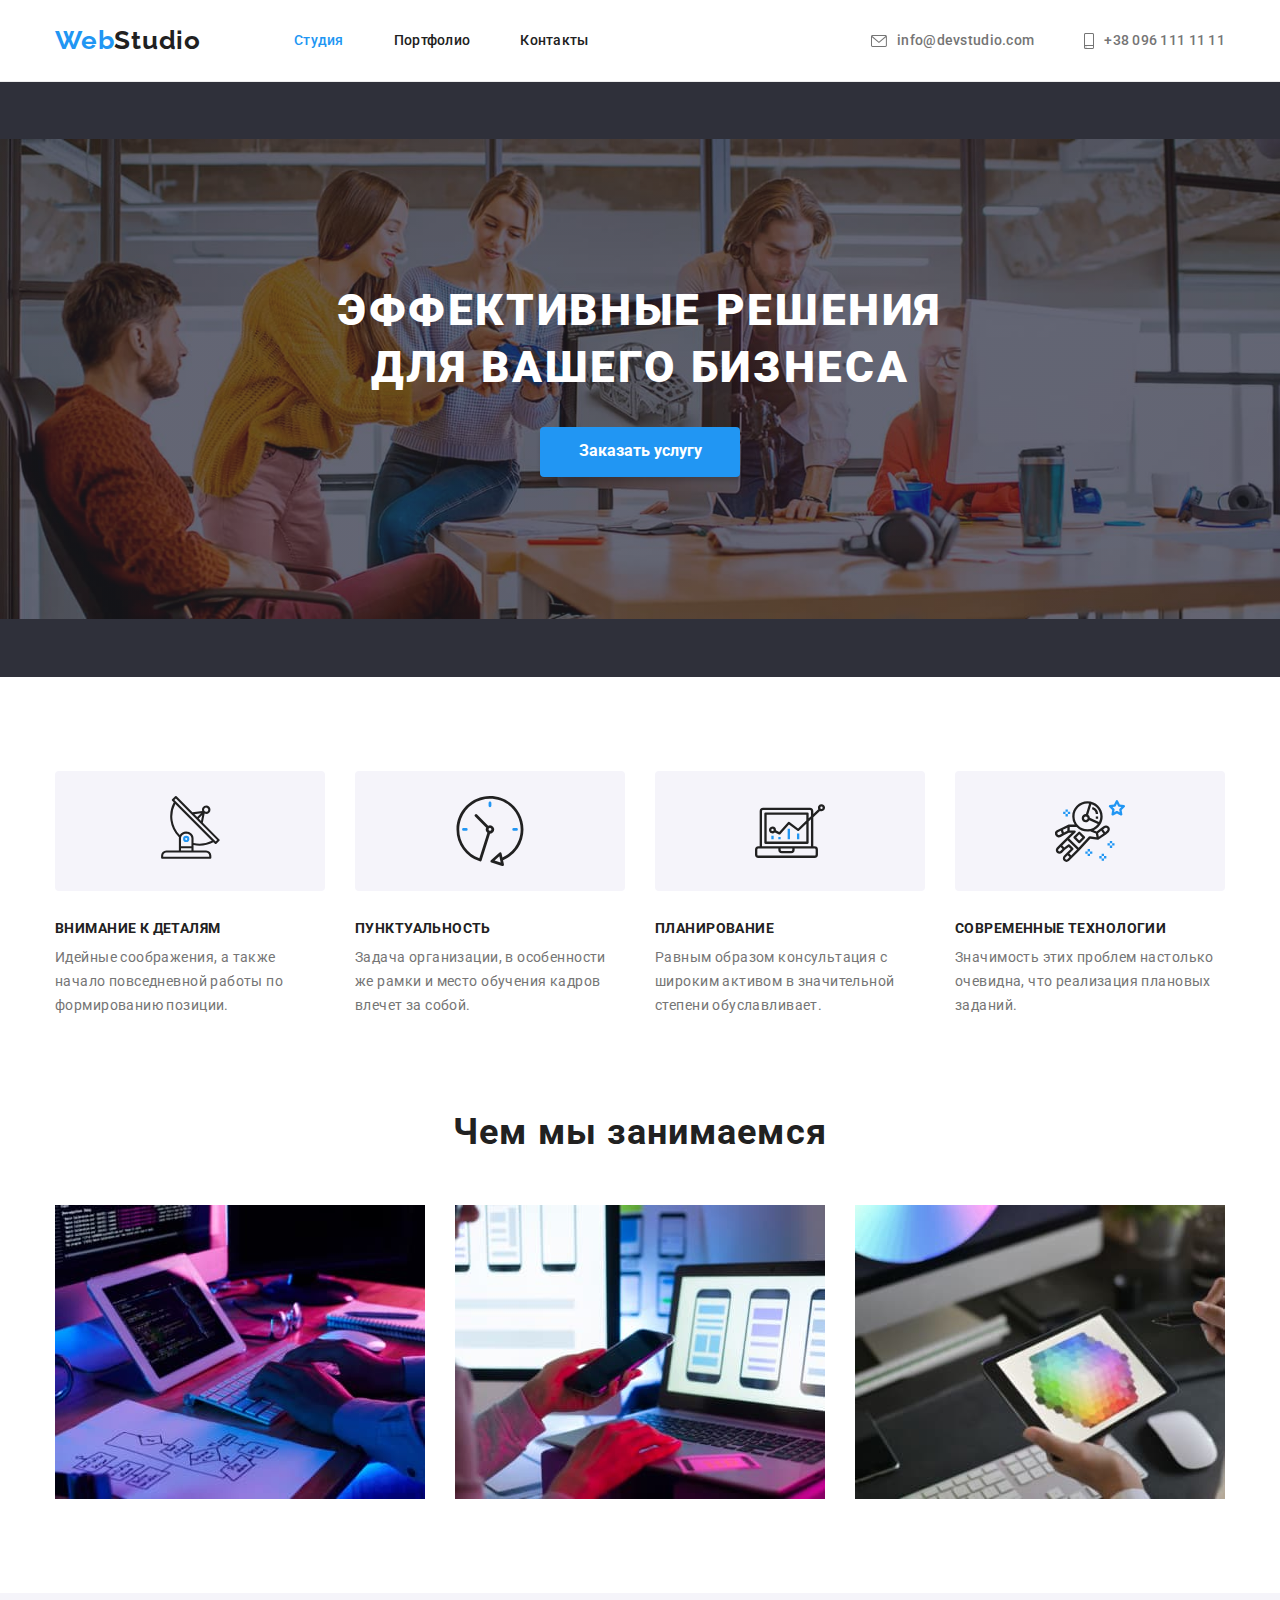
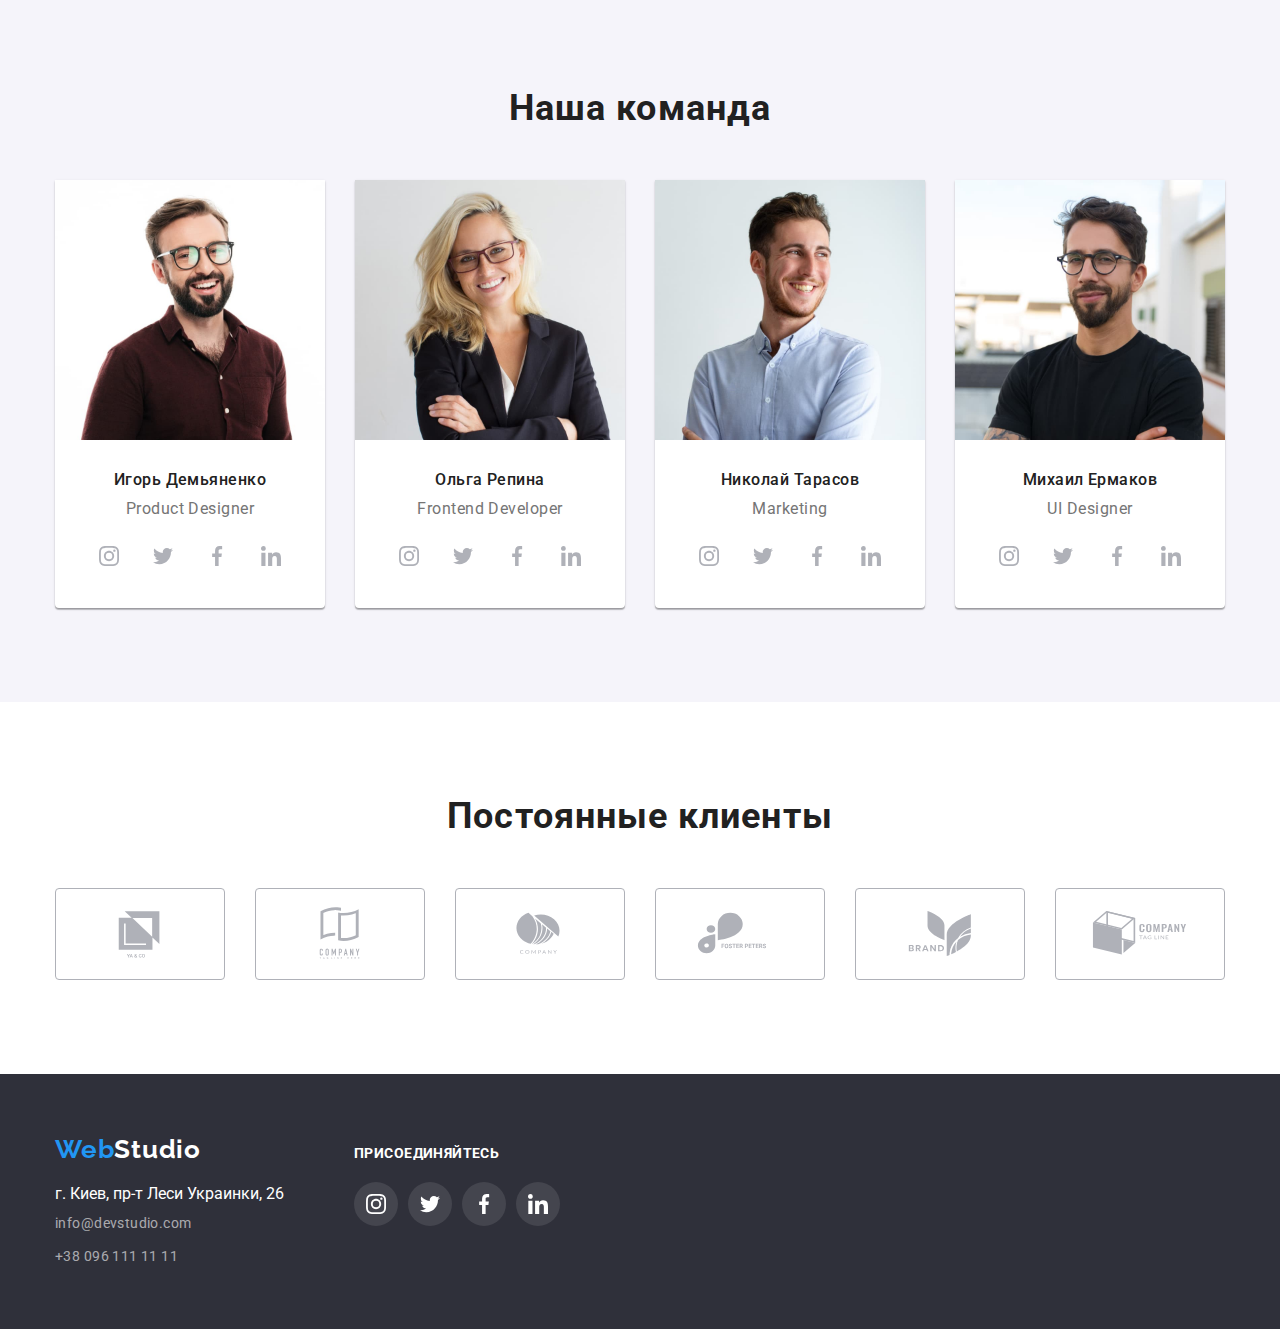
<file: index.html>
<!DOCTYPE html>
<html lang="ru">
	<head>
		<meta charset="UTF-8" />
		<meta http-equiv="X-UA-Compatible" content="IE=edge" />
		<meta name="viewport" content="width=device-width, initial-scale=1.0" />
		<title>Студия</title>

		<link rel="preconnect" href="https://fonts.googleapis.com" />
		<link rel="preconnect" href="https://fonts.gstatic.com" crossorigin />
		<link
			href="https://fonts.googleapis.com/css2?family=Raleway:wght@700&family=Roboto:wght@400;500;700;900&display=swap"
			rel="stylesheet"
		/>
		<link
			rel="stylesheet"
			href="https://cdnjs.cloudflare.com/ajax/libs/modern-normalize/1.1.0/modern-normalize.min.css"
		/>
		<link rel="stylesheet" href="./css/styles.css" />
	</head>
	<body>
		<!-- ========================header======================== -->

		<header class="header-border">
			<div class="container container-header">
				<!-- логотип -->

				<a href="index.html" lang="en" class="logotype"
					>Web<span class="logotype-secondary">Studio</span></a
				>
				<!-- ссылки шапки -->

				<ul class="list list-header">
					<li class="list-pages">
						<a href="./index.html" class="link-header active">Студия</a>
					</li>
					<li class="list-pages">
						<a href="./portfolio.html" class="link-header">Портфолио</a>
					</li>
					<li class="list-pages">
						<a href="" class="link-header">Контакты</a>
					</li>
				</ul>

				<!-- контакты шапки -->

				<ul class="list header-items">
					<li class="list-pages">
						<a href="mailto:info@devstudio.com" lang="en" class="contacts-header accent">
							<svg class="header-icons" width="16" height="12">
								<use href="./images/icons.svg#icon-envelope"></use>
							</svg>
							info@devstudio.com
						</a>
					</li>
					<li class="list-pages">
						<a href="tel:+380961111111" class="contacts-header accent"
							><svg class="header-icons" width="10" height="16">
								<use href="./images/icons.svg#icon-smartphone"></use>
							</svg>
							+38 096 111 11 11
						</a>
					</li>
				</ul>
			</div>
		</header>

		<!-- main -->

		<main>
			<section class="section-desissions overlay">
				<div class="container">
					<h1 class="main-title">
						Эффективные решения <br />
						для вашего бизнеса
					</h1>
					<button type="button" class="title-button">Заказать услугу</button>
				</div>
			</section>
			<section class="section">
				<div class="container">
					<h2 class="visually-hidden">Наши отличия</h2>
					<ul class="list differences-list">
						<li class="differences-block">
							<div class="differences-icon-block">
								<svg width="70" height="70">
									<use href="./images/icons.svg#icon-antenna"></use>
								</svg>
							</div>
							<h3 class="differences">Внимание к деталям</h3>
							<p class="differences-text">
								Идейные соображения, а также начало повседневной работы по формированию позиции.
							</p>
						</li>
						<li class="differences-block">
							<div class="differences-icon-block">
								<svg width="70" height="70">
									<use href="./images/icons.svg#icon-clock"></use>
								</svg>
							</div>
							<h3 class="differences">Пунктуальность</h3>
							<p class="differences-text">
								Задача организации, в особенности же рамки и место обучения кадров влечет за собой.
							</p>
						</li>
						<li class="differences-block">
							<div class="differences-icon-block">
								<svg width="70" height="70">
									<use href="./images/icons.svg#icon-diagram"></use>
								</svg>
							</div>
							<h3 class="differences">Планирование</h3>
							<p class="differences-text">
								Равным образом консультация с широким активом в значительной степени обуславливает.
							</p>
						</li>
						<li class="differences-block">
							<div class="differences-icon-block">
								<svg width="70" height="70">
									<use href="./images/icons.svg#icon-astronaut"></use>
								</svg>
							</div>
							<h3 class="differences">Современные технологии</h3>
							<p class="differences-text">
								Значимость этих проблем настолько очевидна, что реализация плановых заданий.
							</p>
						</li>
					</ul>
				</div>
			</section>
			<section class="section works">
				<div class="container">
					<h2 class="team-interests">Чем мы занимаемся</h2>
					<ul class="list works-img">
						<li class="list-items">
							<img
								class="work-items"
								src="./images/img(1).jpg"
								alt="печатает на клавиатуре"
								width="370"
								height="294"
							/>
						</li>

						<li class="list-items">
							<img
								class="work-items"
								src="./images/img(2).jpg"
								alt="телефон и ноутбук"
								width="370"
								height="294"
							/>
						</li>
						<li class="list-items">
							<img
								class="work-items"
								src="./images/img(3).jpg"
								alt="палитра цветов айпад"
								width="370"
								height="294"
							/>
						</li>
					</ul>
				</div>
			</section>
			<section class="section section-team">
				<div class="container">
					<h2 class="team-interests our-team">Наша команда</h2>
					<ul class="list team-cards">
						<li class="team-photo">
							<img
								class="card-person"
								src="./images/img(person1)(1).jpg"
								alt="мужчина"
								width="270"
								height="260"
							/>
							<div class="team-info">
								<h3 class="team-name">Игорь Демьяненко</h3>
								<p class="team-job" lang="en">Product Designer</p>
								<ul class="team-social-list list">
									<li class="team-social-item">
										<a href="" class="team-social-link">
											<svg class="team-social-icon" width="20" height="20">
												<use href="./images/icons.svg#icon-instagram"></use>
											</svg>
										</a>
									</li>
									<li class="team-social-item">
										<a href="" class="team-social-link"
											><svg class="team-social-icon" width="20" height="20">
												<use href="./images/icons.svg#icon-twitter"></use>
											</svg>
										</a>
									</li>
									<li class="team-social-item">
										<a href="" class="team-social-link"
											><svg class="team-social-icon" width="20" height="20">
												<use href="./images/icons.svg#icon-facebook"></use>
											</svg>
										</a>
									</li>
									<li class="team-social-item">
										<a href="" class="team-social-link"
											><svg class="team-social-icon" width="20" height="20">
												<use href="./images/icons.svg#icon-linkedin"></use>
											</svg>
										</a>
									</li>
								</ul>
							</div>
						</li>
						<li class="team-photo">
							<img
								class="card-person"
								src="./images/img(person2)(1).jpg"
								alt="женщина"
								width="270"
								height="260"
							/>
							<div class="team-info">
								<h3 class="team-name">Ольга Репина</h3>
								<p class="team-job" lang="en">Frontend Developer</p>
								<ul class="team-social-list list">
									<li class="team-social-item">
										<a href="" class="team-social-link">
											<svg class="team-social-icon" width="20" height="20">
												<use href="./images/icons.svg#icon-instagram"></use>
											</svg>
										</a>
									</li>
									<li class="team-social-item">
										<a href="" class="team-social-link"
											><svg class="team-social-icon" width="20" height="20">
												<use href="./images/icons.svg#icon-twitter"></use>
											</svg>
										</a>
									</li>
									<li class="team-social-item">
										<a href="" class="team-social-link"
											><svg class="team-social-icon" width="20" height="20">
												<use href="./images/icons.svg#icon-facebook"></use>
											</svg>
										</a>
									</li>
									<li class="team-social-item">
										<a href="" class="team-social-link"
											><svg class="team-social-icon" width="20" height="20">
												<use href="./images/icons.svg#icon-linkedin"></use>
											</svg>
										</a>
									</li>
								</ul>
							</div>
						</li>
						<li class="team-photo">
							<img
								class="card-person"
								src="./images/img(person3)(1).jpg"
								alt="мужчина"
								width="270"
								height="260"
							/>
							<div class="team-info">
								<h3 class="team-name">Николай Тарасов</h3>
								<p class="team-job" lang="en">Marketing</p>
								<ul class="team-social-list list">
									<li class="team-social-item">
										<a href="" class="team-social-link">
											<svg class="team-social-icon" width="20" height="20">
												<use href="./images/icons.svg#icon-instagram"></use>
											</svg>
										</a>
									</li>
									<li class="team-social-item">
										<a href="" class="team-social-link"
											><svg class="team-social-icon" width="20" height="20">
												<use href="./images/icons.svg#icon-twitter"></use>
											</svg>
										</a>
									</li>
									<li class="team-social-item">
										<a href="" class="team-social-link"
											><svg class="team-social-icon" width="20" height="20">
												<use href="./images/icons.svg#icon-facebook"></use>
											</svg>
										</a>
									</li>
									<li class="team-social-item">
										<a href="" class="team-social-link"
											><svg class="team-social-icon" width="20" height="20">
												<use href="./images/icons.svg#icon-linkedin"></use>
											</svg>
										</a>
									</li>
								</ul>
							</div>
						</li>
						<li class="team-photo">
							<img
								class="card-person"
								class="team-photo"
								src="./images/img(person4)(1).jpg"
								alt="мужчина"
								width="270"
								height="260"
							/>
							<div class="team-info">
								<h3 class="team-name">Михаил Ермаков</h3>
								<p class="team-job" lang="en">UI Designer</p>
								<ul class="team-social-list list">
									<li class="team-social-item">
										<a href="" class="team-social-link">
											<svg class="team-social-icon" width="20" height="20">
												<use href="./images/icons.svg#icon-instagram"></use>
											</svg>
										</a>
									</li>
									<li class="team-social-item">
										<a href="" class="team-social-link"
											><svg class="team-social-icon" width="20" height="20">
												<use href="./images/icons.svg#icon-twitter"></use>
											</svg>
										</a>
									</li>
									<li class="team-social-item">
										<a href="" class="team-social-link"
											><svg class="team-social-icon" width="20" height="20">
												<use href="./images/icons.svg#icon-facebook"></use>
											</svg>
										</a>
									</li>
									<li class="team-social-item">
										<a href="" class="team-social-link"
											><svg class="team-social-icon" width="20" height="20">
												<use href="./images/icons.svg#icon-linkedin"></use>
											</svg>
										</a>
									</li>
								</ul>
							</div>
						</li>
					</ul>
				</div>
			</section>
			<section class="section">
				<div class="container clients-logo">
					<h2 class="clients-title">Постоянные клиенты</h2>
					<ul class="list clients-logo-list">
						<li class="clients-logo-item">
							<a href="" class="clients-logo-link" class="clients-logo-link">
								<svg clients-logo-icon width="106" height="60">
									<use href="./images/icons.svg#icon-Logo"></use>
								</svg>
							</a>
						</li>
						<li class="clients-logo-item">
							<a href="" class="clients-logo-link">
								<svg clients-logo-icon width="106" height="60">
									<use href="./images/icons.svg#icon-Logo-1"></use>
								</svg>
							</a>
						</li>
						<li class="clients-logo-item">
							<a href="" class="clients-logo-link">
								<svg clients-logo-icon width="106" height="60">
									<use href="./images/icons.svg#icon-Logo-2"></use>
								</svg>
							</a>
						</li>
						<li class="clients-logo-item">
							<a href="" class="clients-logo-link">
								<svg clients-logo-icon width="106" height="60">
									<use href="./images/icons.svg#icon-Logo-3"></use>
								</svg>
							</a>
						</li>
						<li class="clients-logo-item">
							<a href="" class="clients-logo-link">
								<svg clients-logo-icon width="106" height="60">
									<use href="./images/icons.svg#icon-Logo-4"></use>
								</svg>
							</a>
						</li>
						<li class="clients-logo-item">
							<a href="" class="clients-logo-link">
								<svg clients-logo-icon width="106" height="60">
									<use href="./images/icons.svg#icon-Logo-5"></use>
								</svg>
							</a>
						</li>
					</ul>
				</div>
			</section>
		</main>

		<!-- footer -->

		<footer class="footer">
			<div class="container container-footer">
				<div class="footer-main-contacts">
					<a href="index.html" lang="en" class="logotype log-footer"
						>Web<span class="logotype-secondary footer">Studio</span></a
					>
					<address class="footer-address">
						<ul class="list">
							<li class="list-footer-info">
								<a
									href="https://goo.gl/maps/YywnYqMMY18rzYBH6"
									target="_blank"
									rel="noreferrer noopener"
									class="contacts-footer address"
									>г. Киев, пр-т Леси Украинки, 26</a
								>
							</li>
							<li class="list-footer-info">
								<a href="mailto:info@devstudio.com" lang="en" class="contacts-footer accent"
									>info@devstudio.com</a
								>
							</li>
							<li class="list-footer-info">
								<a href="tel:+380961111111" class="contacts-footer accent">+38 096 111 11 11</a>
							</li>
						</ul>
					</address>
				</div>
				<div class="footer-links">
					<h2 class="footer-links-title">присоединяйтесь</h2>
					<ul class="list footer-links-list">
						<li class="footer-links-item">
							<a class="footer-links-link" href="">
								<svg class="footer-links-icon" width="20" height="20">
									<use href="./images/icons.svg#icon-instagram"></use>
								</svg>
							</a>
						</li>
						<li class="footer-links-item">
							<a class="footer-links-link" href="">
								<svg class="footer-links-icon" width="20" height="20">
									<use href="./images/icons.svg#icon-twitter"></use>
								</svg>
							</a>
						</li>
						<li class="footer-links-item">
							<a class="footer-links-link" href="">
								<svg class="footer-links-icon" width="20" height="20">
									<use href="./images/icons.svg#icon-facebook"></use>
								</svg>
							</a>
						</li>
						<li class="footer-links-item">
							<a class="footer-links-link" href="">
								<svg class="footer-links-icon" width="20" height="20">
									<use href="./images/icons.svg#icon-linkedin"></use>
								</svg>
							</a>
						</li>
					</ul>
				</div>
			</div>
		</footer>
	</body>
</html>
</file>
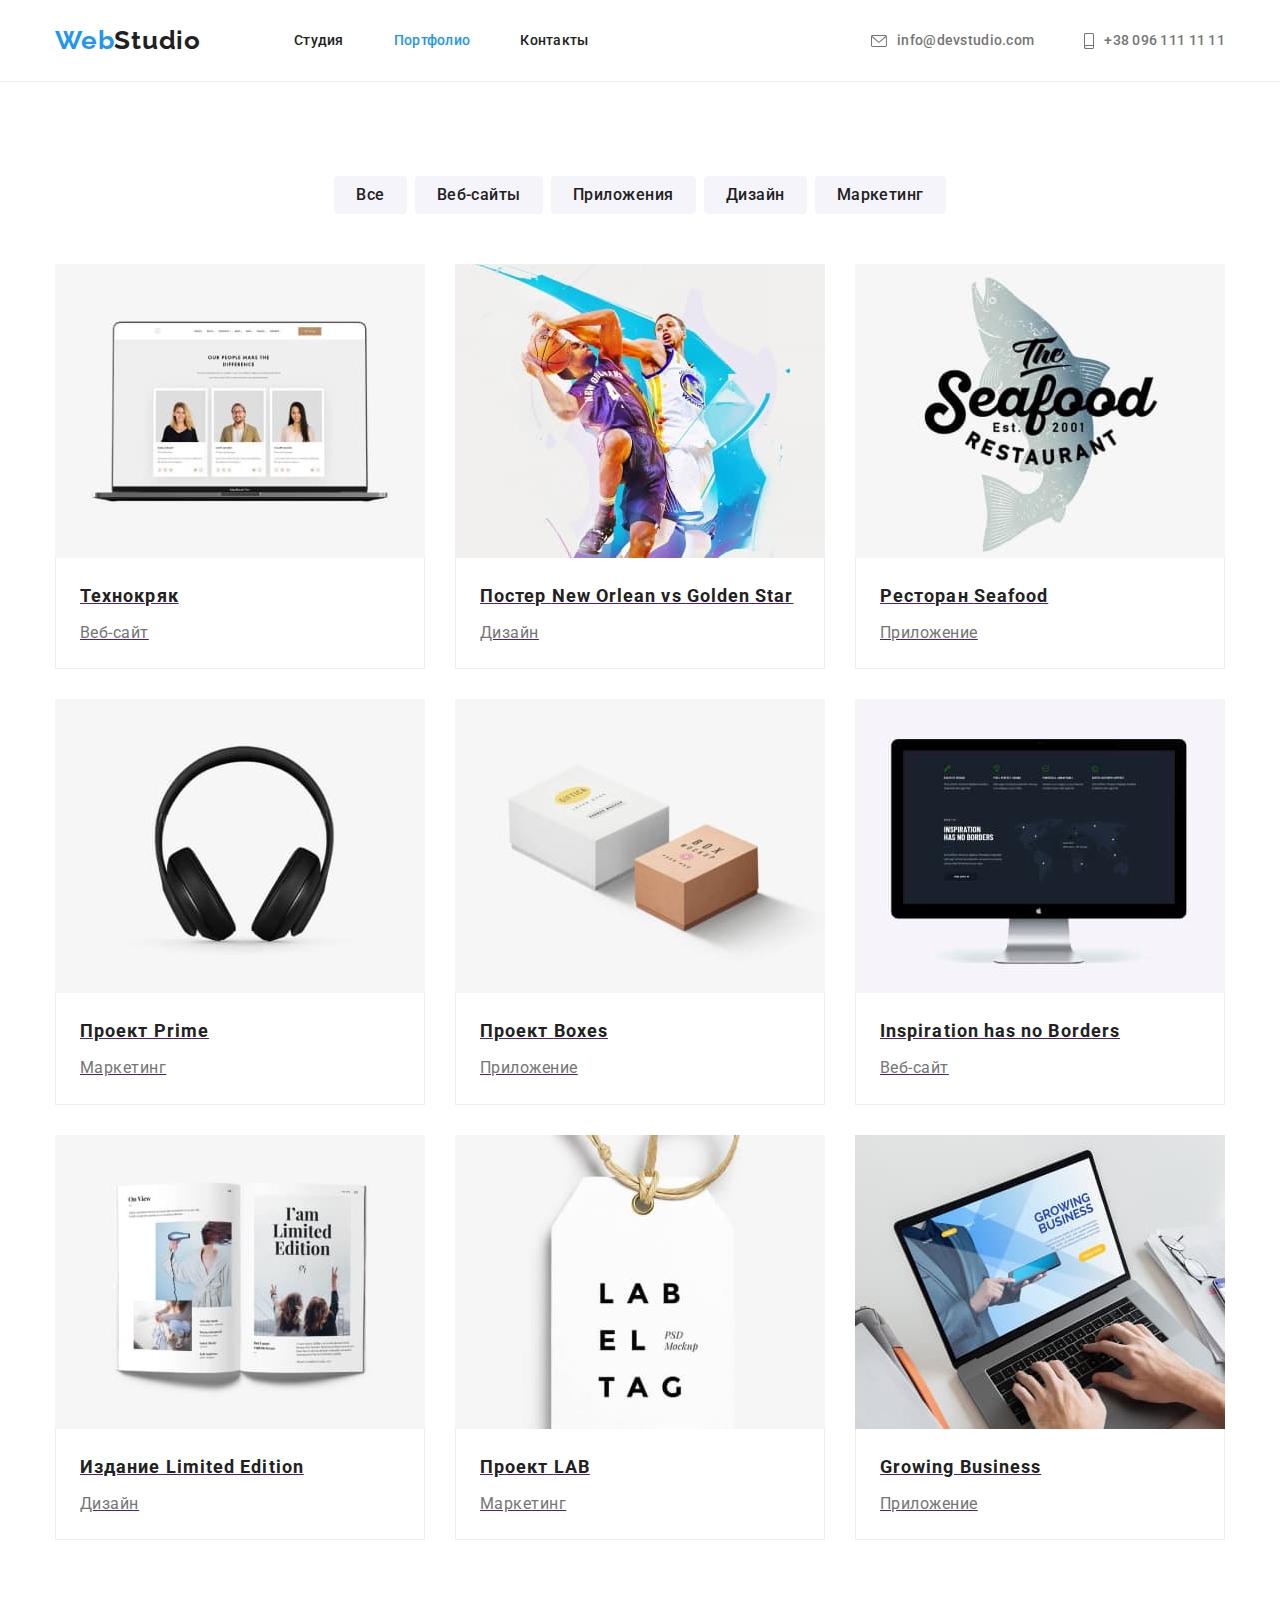
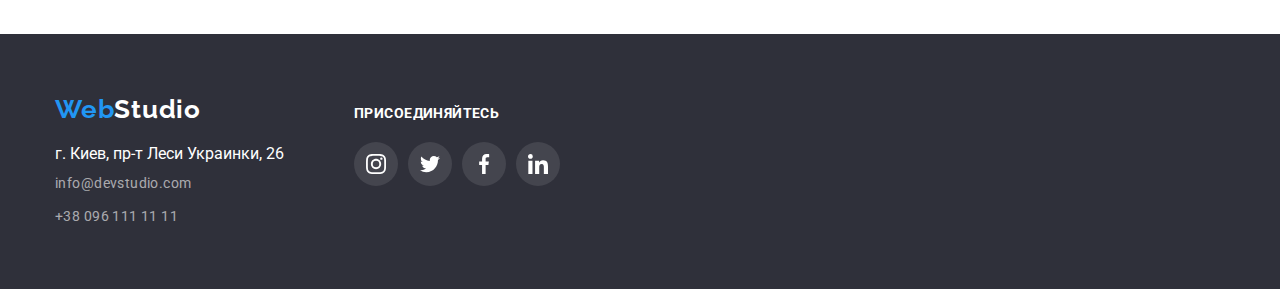
<file: portfolio.html>
<!DOCTYPE html>
<html lang="ru">
	<head>
		<meta charset="UTF-8" />
		<meta http-equiv="X-UA-Compatible" content="IE=edge" />
		<meta name="viewport" content="width=device-width, initial-scale=1.0" />
		<title>Портфолио</title>

		<link rel="preconnect" href="https://fonts.googleapis.com" />
		<link rel="preconnect" href="https://fonts.gstatic.com" crossorigin />
		<link
			href="https://fonts.googleapis.com/css2?family=Raleway:wght@700&family=Roboto:wght@400;500;700;900&display=swap"
			rel="stylesheet"
		/>
		<link
			rel="stylesheet"
			href="https://cdnjs.cloudflare.com/ajax/libs/modern-normalize/1.1.0/modern-normalize.min.css"
		/>
		<link rel="stylesheet" href="./css/styles.css" />
	</head>
	<body>
		<!-- ========================header======================== -->

		<header class="header-border">
			<div class="container container-header">
				<!-- логотип -->

				<a href="index.html" lang="en" class="logotype"
					>Web<span class="logotype-secondary">Studio</span></a
				>
				<!-- ссылки шапки -->

				<ul class="list list-header">
					<li class="list-pages">
						<a href="./index.html" class="link-header">Студия</a>
					</li>
					<li class="list-pages">
						<a href="./portfolio.html" class="link-header active">Портфолио</a>
					</li>
					<li class="list-pages">
						<a href="" class="link-header">Контакты</a>
					</li>
				</ul>

				<!-- контакты шапки -->

				<ul class="list header-items">
					<li class="list-pages">
						<a href="mailto:info@devstudio.com" lang="en" class="contacts-header accent">
							<svg class="header-icons" width="16" height="12">
								<use href="./images/icons.svg#icon-envelope"></use>
							</svg>
							info@devstudio.com
						</a>
					</li>
					<li class="list-pages">
						<a href="tel:+380961111111" class="contacts-header accent"
							><svg class="header-icons" width="10" height="16">
								<use href="./images/icons.svg#icon-smartphone"></use>
							</svg>
							+38 096 111 11 11
						</a>
					</li>
				</ul>
			</div>
		</header>

		<!-- main -->

		<main>
			<section class="section">
				<div class="container">
					<h1 class="visually-hidden">Кнопки фильтр</h1>

					<!-- кнопки -->

					<ul class="list buttons-potfolio">
						<li class="list-nav-buttons"><button type="button" class="nav-button">Все</button></li>
						<li class="list-nav-buttons">
							<button type="button" class="nav-button">Веб-сайты</button>
						</li>
						<li class="list-nav-buttons">
							<button type="button" class="nav-button">Приложения</button>
						</li>
						<li class="list-nav-buttons">
							<button type="button" class="nav-button">Дизайн</button>
						</li>
						<li class="list-nav-buttons">
							<button type="button" class="nav-button">Маркетинг</button>
						</li>
					</ul>

					<!-- картинки -->

					<ul class="list porfolio">
						<li class="image image-porfolio">
							<a href="" class="image-porfolio-link">
								<img src="./images/img.jpg" alt="ноутбук" width="370" height="294" />
								<div class="img-info-porfolio">
									<h2 class="image-header">Технокряк</h2>
									<p class="image-text">Веб-сайт</p>
								</div>
							</a>
						</li>
						<li class="image image-porfolio">
							<a href="" class="image-porfolio-link">
								<img src="./images/img1.jpg" alt="игроки" width="370" height="294" />
								<div class="img-info-porfolio">
									<h2 lang="en" class="image-header">
										Постер <span lang="en" class="image-header">New Orlean vs Golden Star</span>
									</h2>
									<p class="image-text">Дизайн</p>
								</div>
							</a>
						</li>
						<li class="image image-porfolio">
							<a href="" class="image-porfolio-link">
								<img src="./images/img2.jpg" alt="логотип" width="370" height="294" />
								<div class="img-info-porfolio">
									<h2 class="image-header">
										Ресторан <span lang="en" class="image-header">Seafood</span>
									</h2>
									<p class="image-text">Приложение</p>
								</div>
							</a>
						</li>
						<li class="image image-porfolio">
							<a href="" class="image-porfolio-link">
								<img src="./images/img3.jpg" alt="наушники" width="370" height="294" />
								<div class="img-info-porfolio">
									<h2 class="image-header">Проект Prime</h2>
									<p class="image-text">Маркетинг</p>
								</div>
							</a>
						</li>
						<li class="image image-porfolio">
							<a href="" class="image-porfolio-link">
								<img src="./images/img4.jpg" alt="коробки" width="370" height="294" />
								<div class="img-info-porfolio">
									<h2 class="image-header">
										Проект <span lang="en" class="image-header">Boxes</span>
									</h2>
									<p class="image-text">Приложение</p>
								</div>
							</a>
						</li>
						<li class="image image-porfolio">
							<a href="" class="image-porfolio-link">
								<img src="./images/img5.jpg" alt="монитор" width="370" height="294" />
								<div class="img-info-porfolio">
									<h2 lang="en" class="image-header">Inspiration has no Borders</h2>
									<p class="image-text">Веб-сайт</p>
								</div>
							</a>
						</li>
						<li class="image image-porfolio">
							<a href="" class="image-porfolio-link"
								><img src="./images/img6.jpg" alt="книга" width="370" height="294" />
								<div class="img-info-porfolio">
									<h2 lang="en" class="image-header">Издание Limited Edition</h2>
									<p class="image-text">Дизайн</p>
								</div>
							</a>
						</li>
						<li class="image image-porfolio">
							<a href="" class="image-porfolio-link">
								<img src="./images/img7.jpg" alt="эмблема" width="370" height="294" />
								<div class="img-info-porfolio">
									<h2 class="image-header">Проект <span lang="en">LAB</span></h2>
									<p class="image-text">Маркетинг</p>
								</div>
							</a>
						</li>
						<li class="image image-porfolio">
							<a href="" class="image-porfolio-link">
								<img src="./images/img8.jpg" alt="печатает на ноутбуке" width="370" height="294" />
								<div class="img-info-porfolio">
									<h2 lang="en" class="image-header">Growing Business</h2>
									<p class="image-text">Приложение</p>
								</div>
							</a>
						</li>
					</ul>
				</div>
			</section>
		</main>

		<!-- footer -->

		<footer class="footer">
			<div class="container container-footer">
				<div class="footer-main-contacts">
					<a href="index.html" lang="en" class="logotype log-footer"
						>Web<span class="logotype-secondary footer">Studio</span></a
					>
					<address class="footer-address">
						<ul class="list">
							<li class="list-footer-info">
								<a
									href="https://goo.gl/maps/YywnYqMMY18rzYBH6"
									target="_blank"
									rel="noreferrer noopener"
									class="contacts-footer address"
									>г. Киев, пр-т Леси Украинки, 26</a
								>
							</li>
							<li class="list-footer-info">
								<a href="mailto:info@devstudio.com" lang="en" class="contacts-footer accent"
									>info@devstudio.com</a
								>
							</li>
							<li class="list-footer-info">
								<a href="tel:+380961111111" class="contacts-footer accent">+38 096 111 11 11</a>
							</li>
						</ul>
					</address>
				</div>
				<div class="footer-links">
					<h2 class="footer-links-title">присоединяйтесь</h2>
					<ul class="list footer-links-list">
						<li class="footer-links-item">
							<a class="footer-links-link" href="">
								<svg class="footer-links-icon" width="20" height="20">
									<use href="./images/icons.svg#icon-instagram"></use>
								</svg>
							</a>
						</li>
						<li class="footer-links-item">
							<a class="footer-links-link" href="">
								<svg class="footer-links-icon" width="20" height="20">
									<use href="./images/icons.svg#icon-twitter"></use>
								</svg>
							</a>
						</li>
						<li class="footer-links-item">
							<a class="footer-links-link" href="">
								<svg class="footer-links-icon" width="20" height="20">
									<use href="./images/icons.svg#icon-facebook"></use>
								</svg>
							</a>
						</li>
						<li class="footer-links-item">
							<a class="footer-links-link" href="">
								<svg class="footer-links-icon" width="20" height="20">
									<use href="./images/icons.svg#icon-linkedin"></use>
								</svg>
							</a>
						</li>
					</ul>
				</div>
			</div>
		</footer>
	</body>
</html>
</file>
<file: css/styles.css>
:root {
	--title-text-color: #212121;
	--primary-text-color: #757575;
	--text-color-blue: #2196f3;
	--text-color-button: #ffffff;
	--button-color: #f5f4fa;
}

h1,
h2,
h3,
h4,
h5,
h6,
p {
	margin-top: 0;
	margin-bottom: 0;
}

img {
	max-width: 100%;
	display: block;
	height: auto;
}

ul {
	margin-top: 0;
	margin-bottom: 0;
	padding-left: 0;
}

.list {
	list-style: none;
}

body {
	margin: 0;
	padding: 0;
	font-family: Roboto, sans-serif;
	background-color: var(--text-color-button);
	color: var(--title-text-color);
}

/* overlay */
.overlay {
	background-repeat: no-repeat;
	background-position: 100%;
	background-size: contain;
	max-width: 1600px;
	margin-left: auto;
	margin-right: auto;
	background-image: linear-gradient(to right, rgba(47, 48, 58, 0.4), rgba(47, 48, 58, 0.4)),
		url(../images/Img:overlay.jpg);
}

/* логтип */

.container {
	width: 1200px;
	padding: 0 15px;
	margin-left: auto;
	margin-right: auto;
}

.container-header {
	display: flex;
}

.container.img-container {
	margin-bottom: 94px;
}

.list.porfolio {
	display: flex;
	flex-wrap: wrap;
	gap: 30px;
}

.image-porfolio {
	flex-basis: calc((100% - 60px) / 3);
}

.image-porfolio-link:hover,
.image-porfolio-link:focus {
	display: block;
	box-shadow: 0px 1px 1px rgba(0, 0, 0, 0.12), 0px 4px 4px rgba(0, 0, 0, 0.06),
		1px 4px 6px rgba(0, 0, 0, 0.16);
}

.header-border {
	border-bottom: 1px solid #ececec;
}

.logotype {
	color: var(--text-color-blue);
	font-family: "Raleway";
	font-weight: 700;
	font-size: 26px;
	line-height: 1.2;
	letter-spacing: 0.03em;
	text-decoration: none;
	padding-top: 25px;
	padding-bottom: 25px;
	margin-right: 93px;
	display: block;
}

.logotype-secondary {
	color: var(--title-text-color);
}

.list-header {
	display: inline-block;
	display: flex;
	align-items: center;
}

.list-header .list-pages:not(:last-child) {
	margin-right: 50px;
}

/* ссылки шапки */

.link-header {
	color: var(--title-text-color);
	font-weight: 500;
	font-size: 14px;
	line-height: 1.1;
	letter-spacing: 0.02em;
	text-decoration: none;
	padding-top: 30px;
	padding-bottom: 30px;
}

.link-header.active {
	color: var(--text-color-blue);
}

.link-header:hover,
.link-header:focus {
	color: var(--text-color-blue);
}

/* контакты шапки */

.header-items {
	display: flex;
	align-items: center;
	margin-left: auto;
}

.header-items .list-pages:not(:last-child) {
	margin-right: 50px;
}

.contacts-header {
	display: flex;
	align-items: center;
	color: var(--primary-text-color);
	text-decoration: none;
	font-weight: 500;
	font-size: 14px;
	line-height: 1.1;
	letter-spacing: 0.02em;
}

.contacts-header.accent:hover,
.contacts-header.accent:focus {
	color: var(--text-color-blue);
}

.header-icons {
	margin-right: 10px;
	cursor: pointer;
	fill: var(--primary-text-color);
}

.header-icons:hover,
.header-icons:focus {
	fill: currentColor;
}

.contacts-header:hover,
.contacts-header:focus {
	fill: currentColor;
}

/* main */

.visually-hidden {
	position: absolute;
	white-space: nowrap;
	width: 1px;
	height: 1px;
	overflow: hidden;
	border: 0;
	padding: 0;
	clip: rect(0 0 0 0);
	clip-path: inset(50%);
	margin: -1px;
}

.section {
	padding: 94px 0;
}

.section-desissions {
	background-color: #2f303a;
	padding: 200px 0;
	text-align: center;
	margin-left: auto;
	margin-right: auto;
}

.section-desissions .container {
	display: flex;
	flex-direction: column;
	align-items: center;
}

.main-title {
	font-weight: 900;
	font-size: 44px;
	line-height: 1.3;
	letter-spacing: 0.06em;
	text-transform: uppercase;
	color: var(--text-color-button);
	margin-bottom: 30px;
}

.title-button {
	width: 200px;
	height: 50px;
	background-color: var(--text-color-blue);
	box-shadow: 0px 4px 4px rgba(0, 0, 0, 0.15);
	border-radius: 4px;
	border: none;
	font-family: inherit;
	font-weight: 700;
	font-size: 16px;
	line-height: 1.9;
	color: var(--text-color-button);
}

.title-button:hover,
.title-button:focus {
	background-color: #188ce8;
	cursor: pointer;
}

.differences-list {
	display: flex;
}

.differences-item {
	min-height: 101px;
	width: 1200px;
	margin: 94px auto;
	padding-left: 15px;
	padding-right: 15px;
}

.differences-block {
	min-width: 270px;
}

.differences-block:not(:last-child) {
	margin-right: 30px;
}

.differences-icon-block {
	width: 270px;
	height: 120px;
	background-color: #f5f4fa;
	border-radius: 4px;
	display: flex;
	justify-content: center;
	align-items: center;
	margin-bottom: 30px;
}

.differences {
	font-weight: 700;
	font-size: 14px;
	line-height: 1.1;
	letter-spacing: 0.03em;
	text-transform: uppercase;
	color: var(--title-text-color);
	margin-bottom: 10px;
}

.differences-text {
	font-size: 14px;
	line-height: 1.7;
	letter-spacing: 0.03em;
	color: var(--primary-text-color);
}

.section.works .container {
	display: flex;
	flex-direction: column;
	align-items: center;
}

.works {
	text-align: center;
	padding-top: 0;
}

.work-items {
	display: block;
}

.list-items:not(:last-child) {
	margin-right: 30px;
}

.works-img {
	display: flex;
}

.team-interests {
	font-weight: 700;
	font-size: 36px;
	line-height: 1.2;
	letter-spacing: 0.03em;
	color: var(--title-text-color);
	margin-bottom: 50px;
}

/* наша команда */

.team-cards {
	display: flex;
	justify-content: center;
}

.team-photo:not(:last-child) {
	margin-right: 30px;
}

.team-info {
	padding-top: 30px;
	padding-bottom: 30px;
}

/* кнопки */

.buttons-potfolio {
	display: flex;
	justify-content: center;
	margin-bottom: 50px;
}

.nav-button {
	background-color: var(--button-color);
	color: var(--title-text-color);
	cursor: pointer;
	font-weight: 500;
	font-size: 16px;
	line-height: 1.6;
	text-align: center;
	letter-spacing: 0.03em;
	border: 0;
	display: block;
	padding: 0;
	padding: 6px 22px;
	border-radius: 4px;
}

.nav-button:hover,
.nav-button:focus {
	background-color: var(--text-color-blue);
	color: var(--text-color-button);
	box-shadow: 0px 3px 1px rgba(0, 0, 0, 0.1), 0px 1px 2px rgba(0, 0, 0, 0.08),
		0px 2px 2px rgba(0, 0, 0, 0.12);
	border-radius: 4px;
}

.buttons-potfolio .list-nav-buttons:not(:last-child) {
	margin-right: 8px;
}

.section-team .container {
	display: flex;
	flex-direction: column;
	align-items: center;
}

.section-team {
	background-color: var(--button-color);
}

.section-ourteam {
	text-align: center;
	width: 1200px;
	padding: 94px 15px;
	margin: 0 auto;
}

.team-photo {
	background: var(--text-color-button);
	box-shadow: 0px 1px 3px rgba(0, 0, 0, 0.12), 0px 1px 1px rgba(0, 0, 0, 0.14),
		0px 2px 1px rgba(0, 0, 0, 0.2);
	border-radius: 0px 0px 4px 4px;
	border: none;
}

.team-name {
	display: block;
	font-weight: 500;
	font-size: 16px;
	line-height: 1.2;
	text-align: center;
	letter-spacing: 0.03em;
	color: var(--title-text-color);
	margin-bottom: 10px;
}

.team-job {
	font-size: 16px;
	line-height: 1.2;
	text-align: center;
	letter-spacing: 0.03em;
	color: var(--primary-text-color);
	margin-bottom: 16px;
}

.team-social-list {
	display: flex;
	justify-content: center;
	gap: 10px;
}

.team-social-link {
	display: flex;
	justify-content: center;
	align-items: center;
	width: 44px;
	height: 44px;
	border-radius: 50%;
	background-color: var(--text-color-button);
}

.team-social-icon {
	fill: #afb1b8;
}

.team-social-link:hover,
.team-social-link:focus {
	background-color: var(--text-color-blue);
}

.team-social-link:hover .team-social-icon,
.team-social-link:focus .team-social-icon {
	fill: var(--text-color-button);
}

/* картинки */

.image {
	box-sizing: border-box;
	background: var(--text-color-button);
}

.img-info-porfolio {
	padding: 20px 24px;
	border: 1px solid #eeeeee;
	border-top: none;
}

.image .image-header {
	color: var(--title-text-color);
	font-weight: 700;
	font-size: 18px;
	line-height: 2;
	letter-spacing: 0.06em;
	margin-bottom: 4px;
}

.image .image-text {
	color: var(--primary-text-color);
	font-size: 16px;
	line-height: 1.9;
	letter-spacing: 0.03em;
}

/* клиенты */

.clients-title {
	font-weight: 700;
	font-size: 36px;
	line-height: 1.16;
	text-align: center;
	letter-spacing: 0.03em;
	color: #212121;
	margin-bottom: 50px;
}

.clients-logo-list {
	display: flex;
	justify-content: center;
	gap: 30px;
}

.clients-logo-link {
	display: flex;
	justify-content: center;
	align-items: center;
	width: 170px;
	height: 92px;
	border: solid 1px #afb1b8;
	border-radius: 4px;
}

.clients-logo-link {
	fill: #afb1b8;
}

.clients-logo-link:hover,
.clients-logo-link:focus {
	fill: var(--text-color-blue);
	border: solid 1px var(--text-color-blue);
}

/* footer */

.container-footer {
	display: flex;
	align-items: baseline;
}

.footer-main-contacts {
	margin-right: 70px;
}

.log-footer {
	display: inline-block;
	padding: 0;
	margin: 0;
	margin-bottom: 20px;
}

.list .list-footer-info:not(:last-child) {
	margin-bottom: 9px;
}

.footer {
	background-color: #2f303a;
	padding: 60px 0;
}

.logotype-secondary.footer {
	color: var(--text-color-button);
}

.contacts-footer.address {
	color: var(--text-color-button);
}

.contacts-footer.accent {
	font-family: "Roboto";
	font-size: 14px;
	line-height: 1.7;
	letter-spacing: 0.03em;
	color: rgba(255, 255, 255, 0.6);
}

.contacts-footer.accent:hover,
.contacts-footer.accent:focus {
	color: var(--text-color-blue);
}

.contacts-footer {
	text-decoration: none;
}

.footer-address {
	font-family: inherit;
	font-style: normal;
}

.footer-links-title {
	font-weight: 700;
	font-size: 14px;
	line-height: 1.14;
	letter-spacing: 0.03em;
	text-transform: uppercase;
	display: inline-block;
	color: var(--text-color-button);
	margin-bottom: 20px;
}

.footer-links-list {
	display: flex;
	justify-content: flex-start;
	gap: 10px;
}

.footer-links-link {
	display: flex;
	justify-content: center;
	align-items: center;
	width: 44px;
	height: 44px;
	border-radius: 50%;
	background: rgba(255, 255, 255, 0.1);
}

.footer-links-icon {
	fill: var(--text-color-button);
}

.footer-links-link:hover,
.footer-links-link:focus {
	background-color: var(--text-color-blue);
}
</file>
